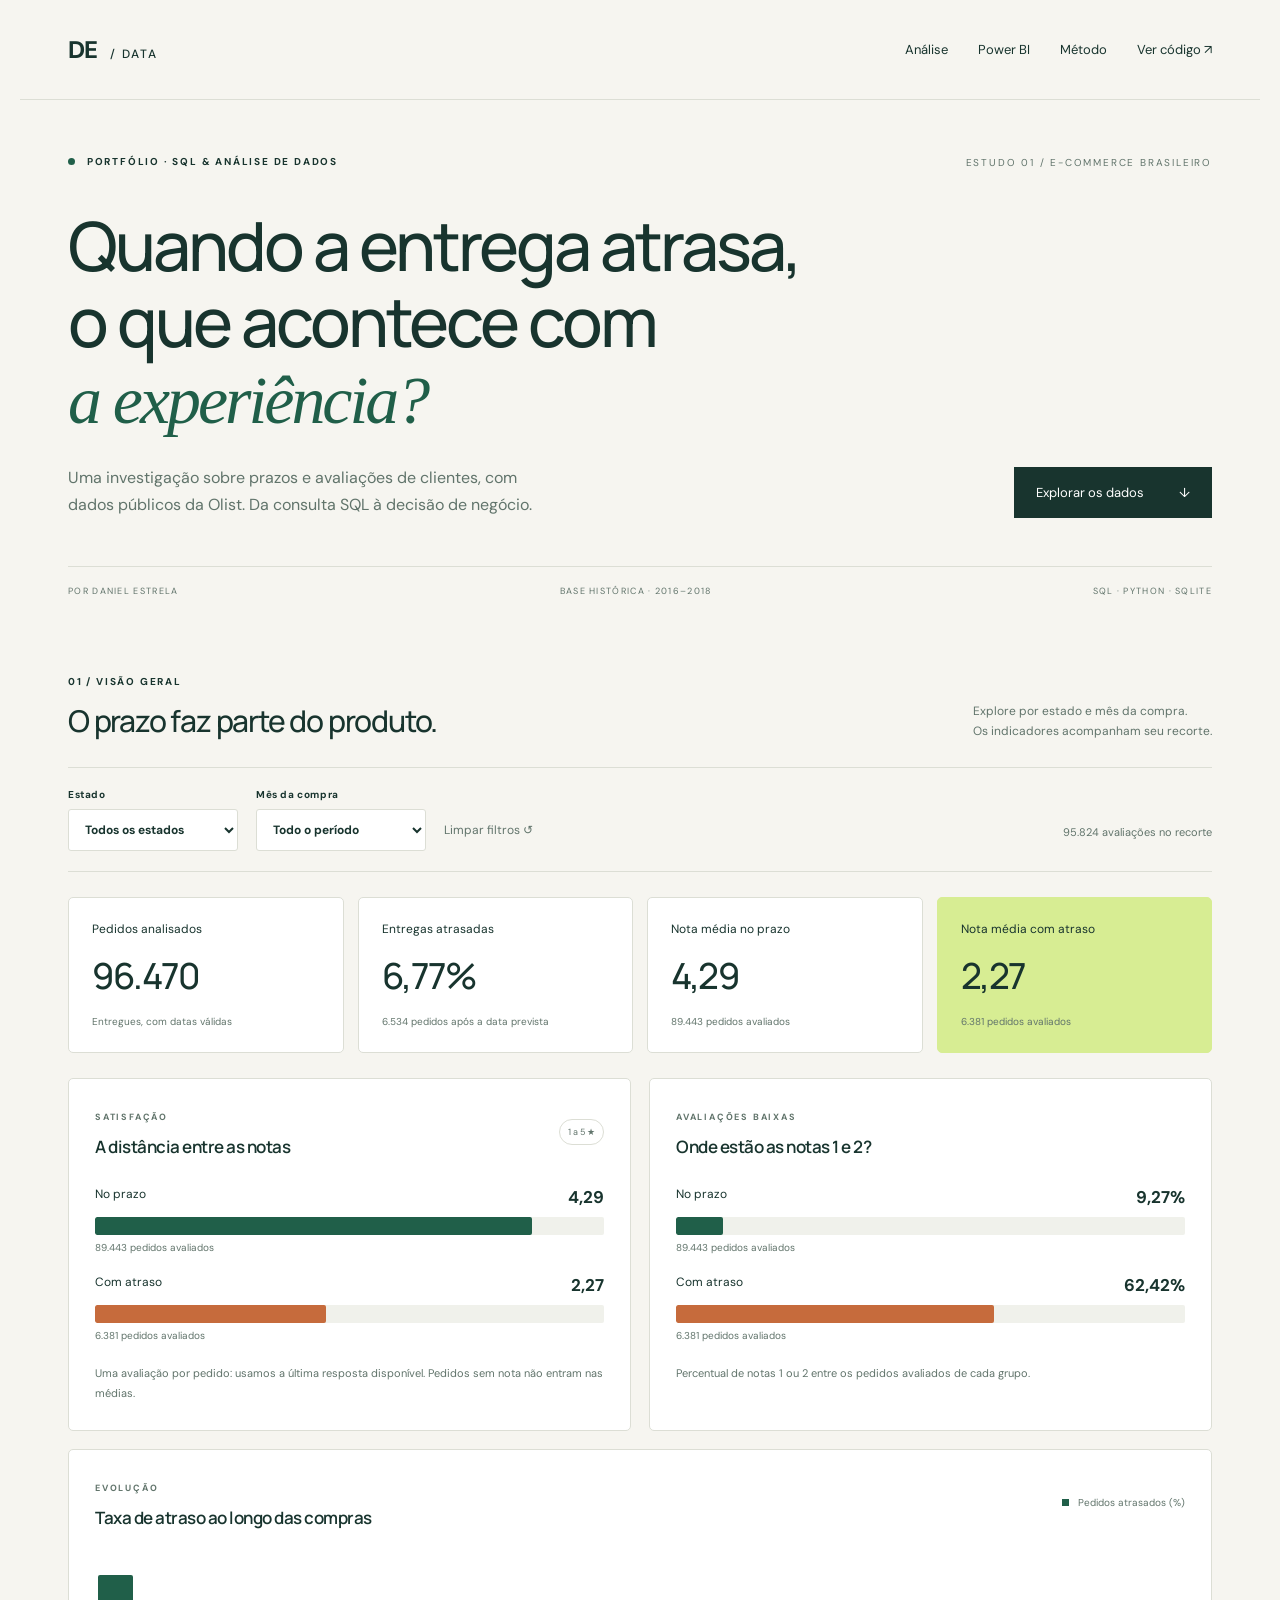
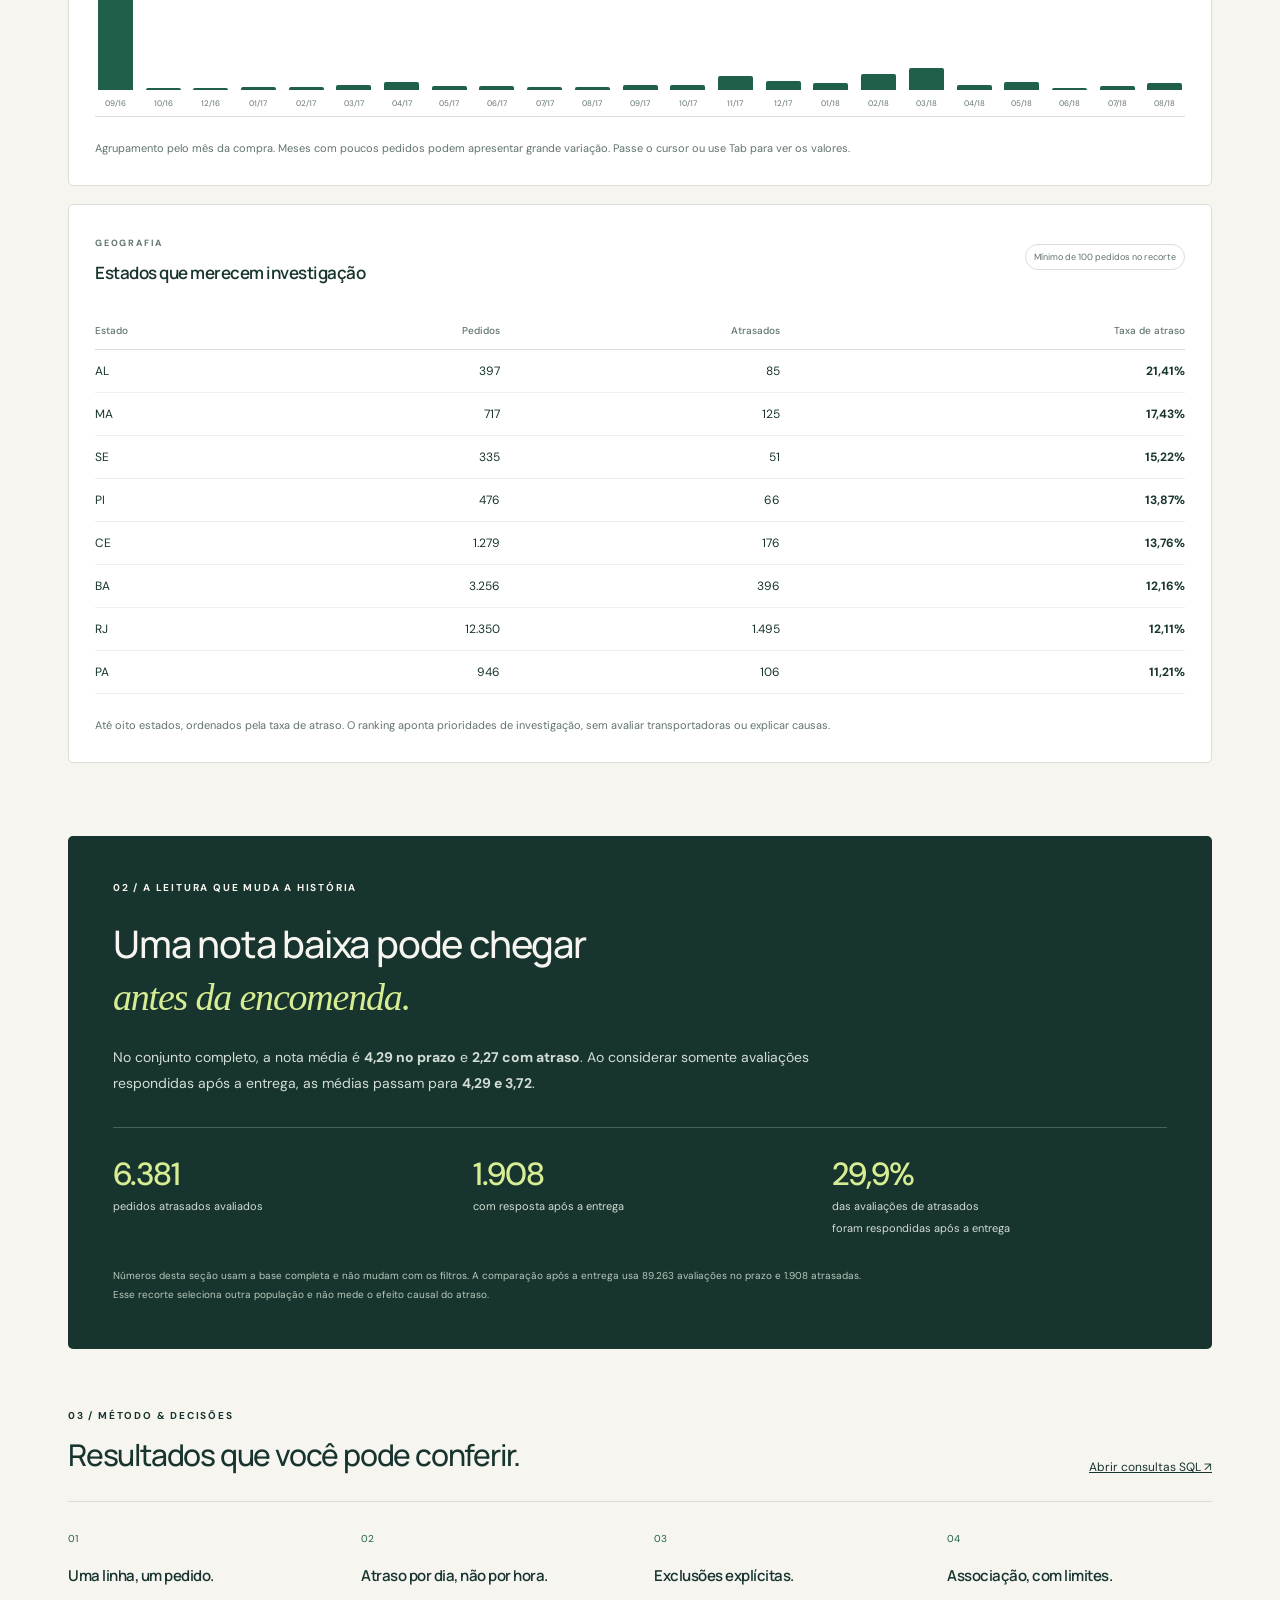
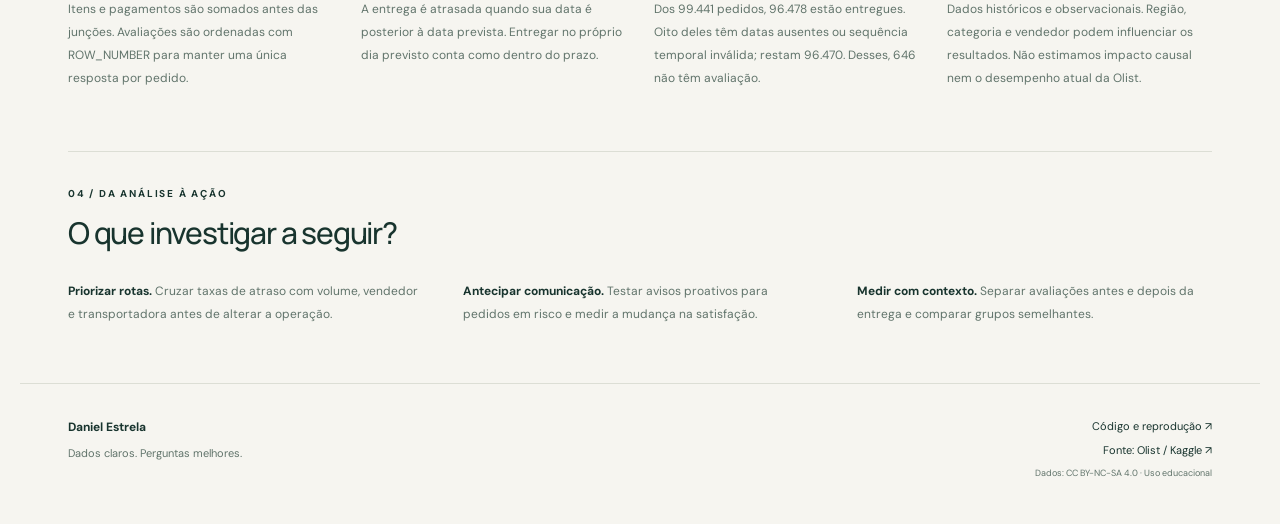
<file: docs/index.html>
<!doctype html>
<html lang="pt-BR">
<head>
<meta charset="utf-8"><meta name="viewport" content="width=device-width, initial-scale=1">
<meta name="description" content="Portfólio de Daniel Estrela: análise SQL de atrasos nas entregas e avaliações dos clientes na base pública Olist.">
<title>Entrega & experiência · Daniel Estrela</title>
<link rel="stylesheet" href="style.css"><script defer src="app.js"></script>
</head>
<body>
<header><a class="brand" href="#">DE<span> / DATA</span></a><nav aria-label="Principal"><a href="#analise">Análise</a><a href="powerbi.html">Power BI</a><a href="#metodo">Método</a><a href="https://github.com/danielestrela-dev/ecommerce-sql-olist">Ver código ↗</a></nav></header>
<main>
<section class="hero"><div class="eyebrow"><span class="dot"></span> PORTFÓLIO · SQL & ANÁLISE DE DADOS</div><p class="edition">ESTUDO 01 / E-COMMERCE BRASILEIRO</p><h1>Quando a entrega atrasa,<br>o que acontece com<br><em>a experiência?</em></h1><div class="intro"><p>Uma investigação sobre prazos e avaliações de clientes, com dados públicos da Olist. Da consulta SQL à decisão de negócio.</p><a class="button" href="#analise">Explorar os dados <span>↓</span></a></div><div class="hero-footer"><span>POR DANIEL ESTRELA</span><span>BASE HISTÓRICA · 2016–2018</span><span>SQL · PYTHON · SQLITE</span></div></section>
<section id="analise" class="analysis"><div class="section-heading"><div><div class="eyebrow">01 / VISÃO GERAL</div><h2>O prazo faz parte do produto.</h2></div><p>Explore por estado e mês da compra.<br>Os indicadores acompanham seu recorte.</p></div>
<div class="filters"><label>Estado<select id="state"><option value="">Todos os estados</option></select></label><label>Mês da compra<select id="month"><option value="">Todo o período</option></select></label><button id="reset" type="button">Limpar filtros ↺</button><span id="scope">Carregando dados…</span></div>
<p id="error" role="alert" hidden>Não foi possível carregar os dados. Atualize a página ou consulte os resultados no repositório.</p>
<div class="metrics" aria-live="polite"><article><span>Pedidos analisados</span><strong id="orders">—</strong><small>Entregues, com datas válidas</small></article><article><span>Entregas atrasadas</span><strong id="late">—</strong><small id="late-detail">Após a data prevista</small></article><article><span>Nota média no prazo</span><strong id="on-score">—</strong><small id="on-detail">Escala de 1 a 5</small></article><article class="accent"><span>Nota média com atraso</span><strong id="late-score">—</strong><small id="review-detail">Escala de 1 a 5</small></article></div>
<div class="charts"><article class="panel"><div class="panel-title"><div><span class="eyebrow">SATISFAÇÃO</span><h3>A distância entre as notas</h3></div><span class="pill">1 a 5 ★</span></div><div id="score-chart" class="score-chart" aria-live="polite"></div><p class="caption">Uma avaliação por pedido: usamos a última resposta disponível. Pedidos sem nota não entram nas médias.</p></article><article class="panel"><div class="panel-title"><div><span class="eyebrow">AVALIAÇÕES BAIXAS</span><h3>Onde estão as notas 1 e 2?</h3></div></div><div id="low-chart" class="score-chart" aria-live="polite"></div><p class="caption">Percentual de notas 1 ou 2 entre os pedidos avaliados de cada grupo.</p></article></div>
<article class="panel trend"><div class="panel-title"><div><span class="eyebrow">EVOLUÇÃO</span><h3>Taxa de atraso ao longo das compras</h3></div><span class="legend"><i></i> Pedidos atrasados (%)</span></div><div id="trend" class="trend-bars"></div><p class="caption">Agrupamento pelo mês da compra. Meses com poucos pedidos podem apresentar grande variação. Passe o cursor ou use Tab para ver os valores.</p></article>
<article class="panel"><div class="panel-title"><div><span class="eyebrow">GEOGRAFIA</span><h3>Estados que merecem investigação</h3></div><span class="pill">Mínimo de 100 pedidos no recorte</span></div><div class="table-wrap"><table><thead><tr><th>Estado</th><th>Pedidos</th><th>Atrasados</th><th>Taxa de atraso</th></tr></thead><tbody id="states-table"></tbody></table></div><p class="caption">Até oito estados, ordenados pela taxa de atraso. O ranking aponta prioridades de investigação, sem avaliar transportadoras ou explicar causas.</p></article>
</section>
<section class="finding"><div class="eyebrow">02 / A LEITURA QUE MUDA A HISTÓRIA</div><h2>Uma nota baixa pode chegar<br><em>antes da encomenda.</em></h2><p>No conjunto completo, a nota média é <b>4,29 no prazo</b> e <b>2,27 com atraso</b>. Ao considerar somente avaliações respondidas após a entrega, as médias passam para <b>4,29 e 3,72</b>.</p><div class="finding-grid"><div><strong>6.381</strong><span>pedidos atrasados avaliados</span></div><div><strong>1.908</strong><span>com resposta após a entrega</span></div><div><strong>29,9%</strong><span>das avaliações de atrasados<br>foram respondidas após a entrega</span></div></div><p class="caption">Números desta seção usam a base completa e não mudam com os filtros. A comparação após a entrega usa 89.263 avaliações no prazo e 1.908 atrasadas. Esse recorte seleciona outra população e não mede o efeito causal do atraso.</p></section>
<section class="method" id="metodo"><div class="section-heading"><div><div class="eyebrow">03 / MÉTODO & DECISÕES</div><h2>Resultados que você pode conferir.</h2></div><a class="text-link" href="https://github.com/danielestrela-dev/ecommerce-sql-olist/tree/main/sql">Abrir consultas SQL ↗</a></div><div class="method-grid"><article><span>01</span><h3>Uma linha, um pedido.</h3><p>Itens e pagamentos são somados antes das junções. Avaliações são ordenadas com ROW_NUMBER para manter uma única resposta por pedido.</p></article><article><span>02</span><h3>Atraso por dia, não por hora.</h3><p>A entrega é atrasada quando sua data é posterior à data prevista. Entregar no próprio dia previsto conta como dentro do prazo.</p></article><article><span>03</span><h3>Exclusões explícitas.</h3><p>Dos 99.441 pedidos, 96.478 estão entregues. Oito deles têm datas ausentes ou sequência temporal inválida; restam 96.470. Desses, 646 não têm avaliação.</p></article><article><span>04</span><h3>Associação, com limites.</h3><p>Dados históricos e observacionais. Região, categoria e vendedor podem influenciar os resultados. Não estimamos impacto causal nem o desempenho atual da Olist.</p></article></div></section>
<section class="next"><div class="eyebrow">04 / DA ANÁLISE À AÇÃO</div><h2>O que investigar a seguir?</h2><div class="next-grid"><p><b>Priorizar rotas.</b> Cruzar taxas de atraso com volume, vendedor e transportadora antes de alterar a operação.</p><p><b>Antecipar comunicação.</b> Testar avisos proativos para pedidos em risco e medir a mudança na satisfação.</p><p><b>Medir com contexto.</b> Separar avaliações antes e depois da entrega e comparar grupos semelhantes.</p></div></section>
</main>
<footer><div><b>Daniel Estrela</b><p>Dados claros. Perguntas melhores.</p></div><div><a href="https://github.com/danielestrela-dev/ecommerce-sql-olist">Código e reprodução ↗</a><a href="https://www.kaggle.com/datasets/olistbr/brazilian-ecommerce">Fonte: Olist / Kaggle ↗</a><span>Dados: CC BY-NC-SA 4.0 · Uso educacional</span></div></footer>
<noscript><p>Ative JavaScript para explorar os filtros. As conclusões e o método continuam disponíveis nesta página.</p></noscript>
</body></html>
</file>
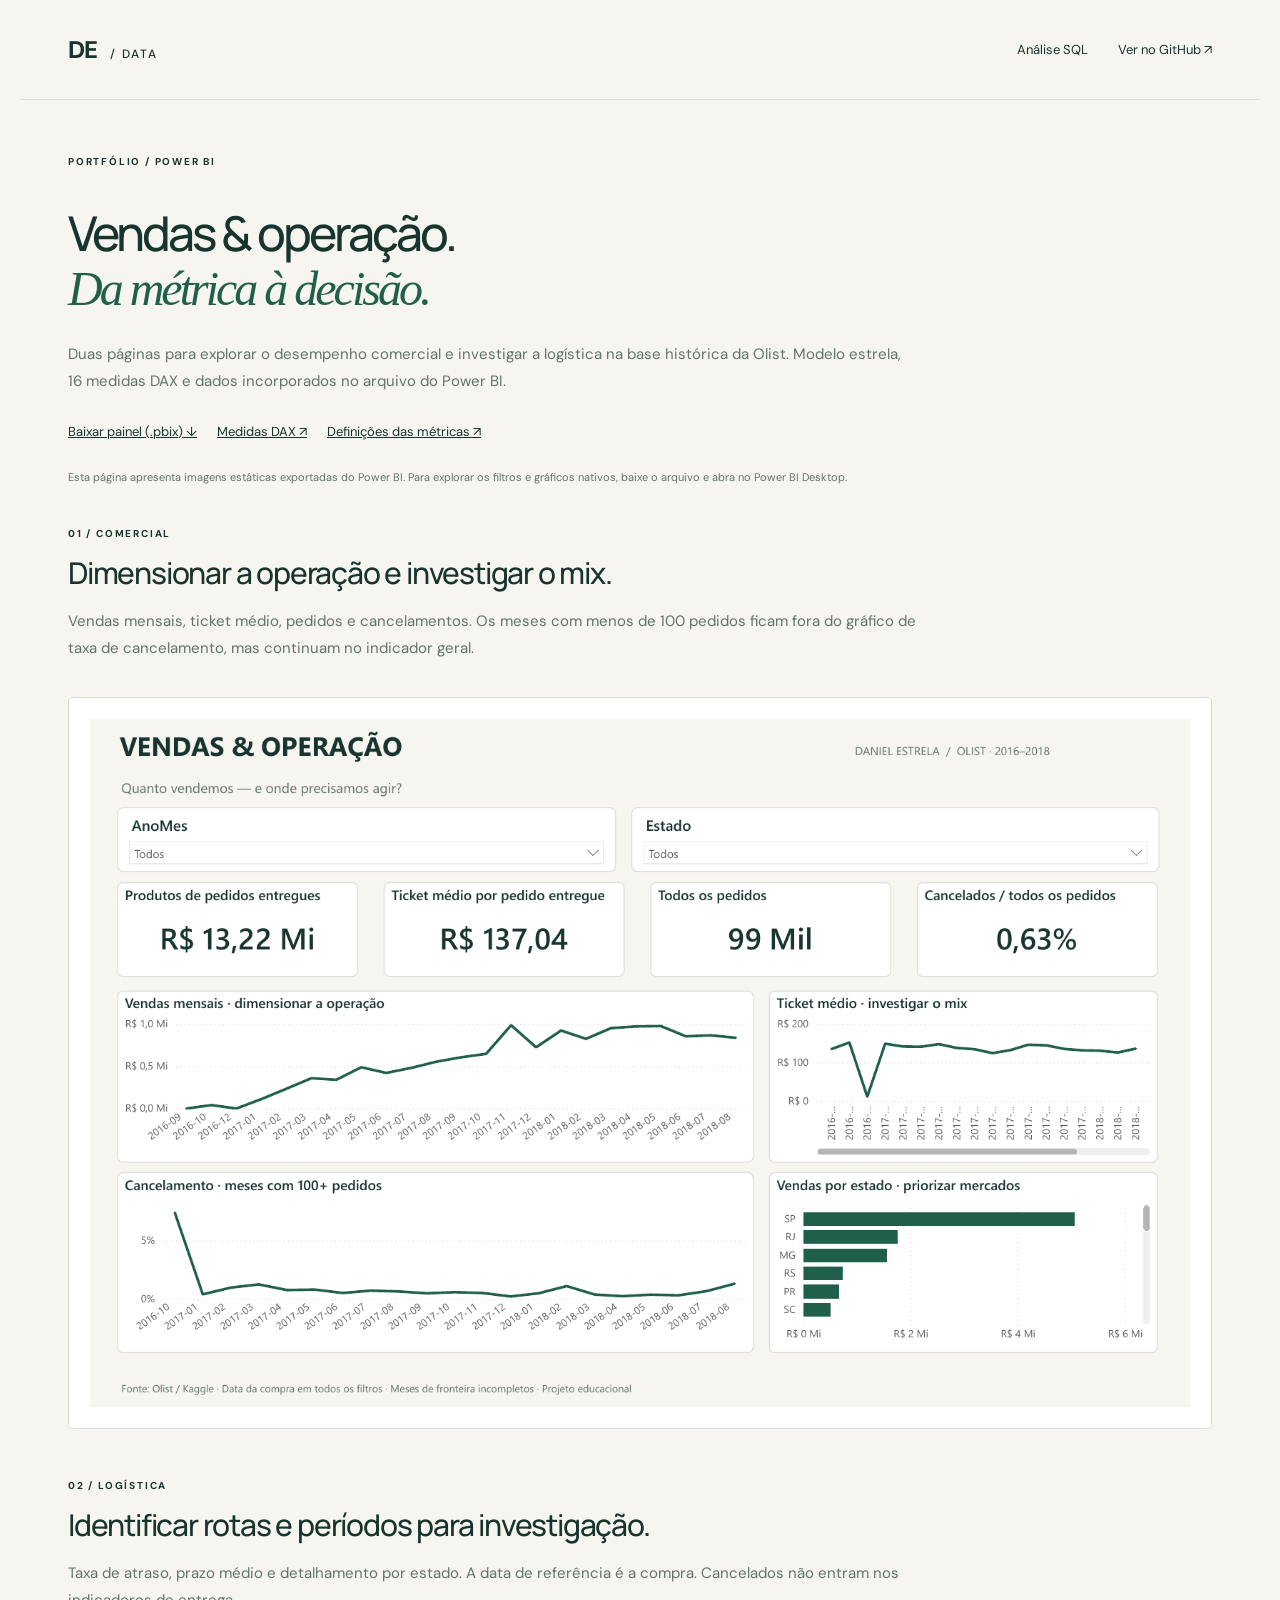
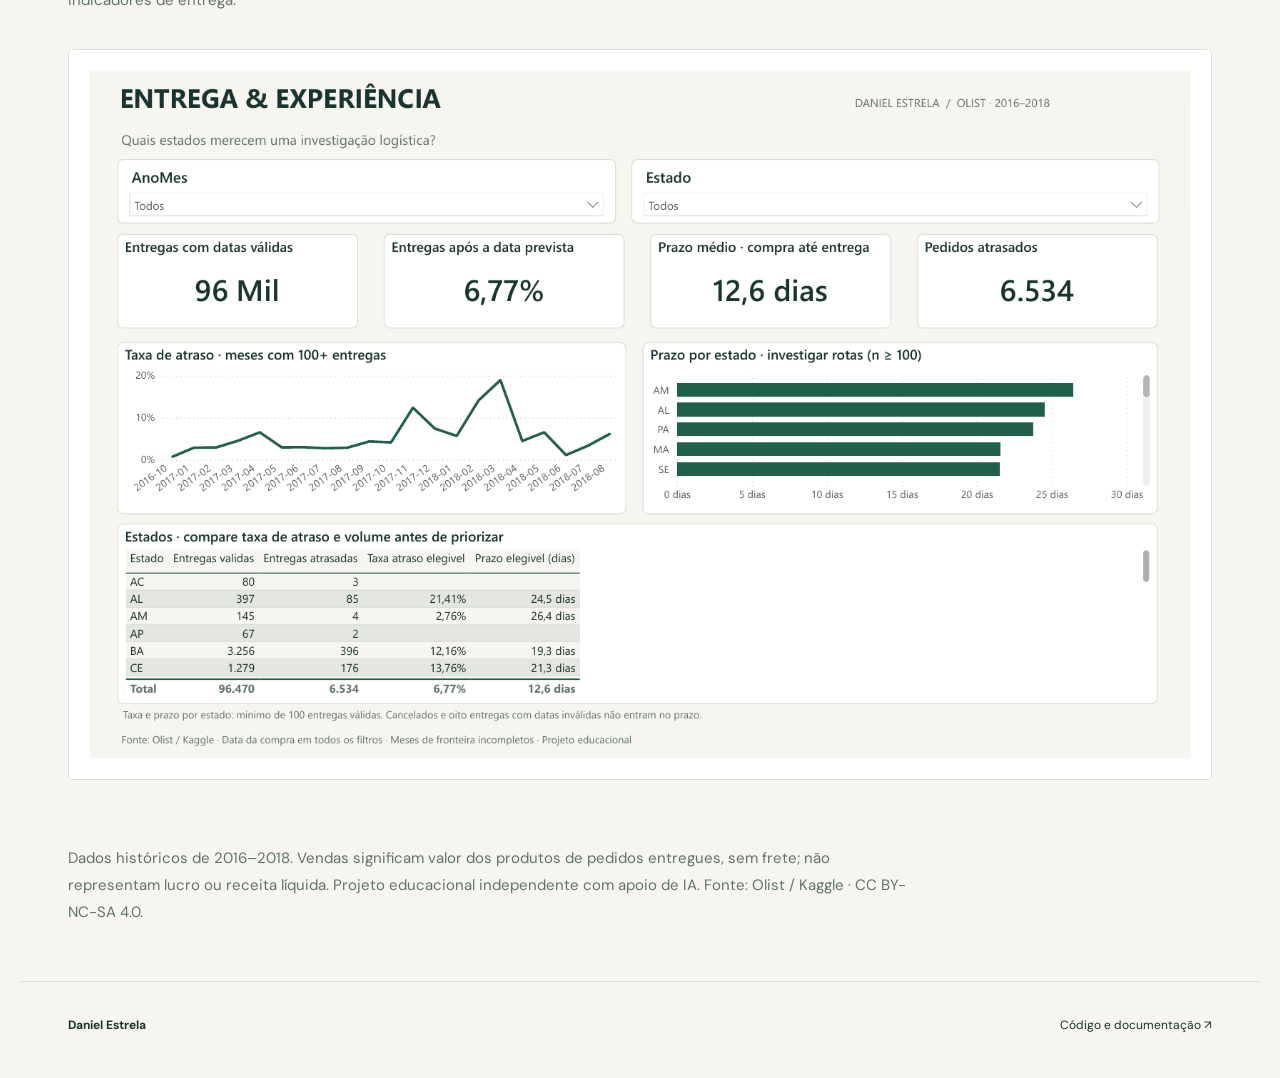
<file: docs/powerbi.html>
<!doctype html><html lang="pt-BR"><head><meta charset="utf-8"><meta name="viewport" content="width=device-width,initial-scale=1"><title>Dashboard Power BI · Daniel Estrela</title><link rel="stylesheet" href="style.css"><style>.preview{width:100%;height:auto;border:1px solid var(--line);border-radius:5px;margin:20px 0 45px}.downloads{display:flex;gap:20px;flex-wrap:wrap;margin:28px 0}.downloads a{font-size:13px;text-decoration:underline}.note{line-height:1.8;color:var(--muted);max-width:850px}.gallery{padding:40px 0}h1{font-size:48px}</style></head><body><header><a class="brand" href="index.html">DE<span> / DATA</span></a><nav><a href="index.html">Análise SQL</a><a href="https://github.com/danielestrela-dev/ecommerce-sql-olist/tree/main/powerbi">Ver no GitHub ↗</a></nav></header><main><section class="hero"><div class="eyebrow">PORTFÓLIO / POWER BI</div><h1>Vendas & operação.<br><em>Da métrica à decisão.</em></h1><p class="note">Duas páginas para explorar o desempenho comercial e investigar a logística na base histórica da Olist. Modelo estrela, 16 medidas DAX e dados incorporados no arquivo do Power BI.</p><div class="downloads"><a href="https://github.com/danielestrela-dev/ecommerce-sql-olist/raw/refs/heads/main/powerbi/Olist-Dashboard-v1.pbix">Baixar painel (.pbix) ↓</a><a href="https://github.com/danielestrela-dev/ecommerce-sql-olist/blob/main/powerbi/medidas.dax">Medidas DAX ↗</a><a href="https://github.com/danielestrela-dev/ecommerce-sql-olist/blob/main/powerbi/METRICAS.md">Definições das métricas ↗</a></div><p class="caption">Esta página apresenta imagens estáticas exportadas do Power BI. Para explorar os filtros e gráficos nativos, baixe o arquivo e abra no Power BI Desktop.</p></section><section class="gallery"><div class="eyebrow">01 / COMERCIAL</div><h2>Dimensionar a operação e investigar o mix.</h2><p class="note">Vendas mensais, ticket médio, pedidos e cancelamentos. Os meses com menos de 100 pedidos ficam fora do gráfico de taxa de cancelamento, mas continuam no indicador geral.</p><img class="preview" src="powerbi-images/01-comercial.png" alt="Página comercial do Power BI com indicadores de vendas, ticket médio, pedidos e cancelamentos"><div class="eyebrow">02 / LOGÍSTICA</div><h2>Identificar rotas e períodos para investigação.</h2><p class="note">Taxa de atraso, prazo médio e detalhamento por estado. A data de referência é a compra. Cancelados não entram nos indicadores de entrega.</p><img class="preview" src="powerbi-images/02-logistica.png" alt="Página logística do Power BI com indicadores de entregas, atrasos e prazo e tabela por estado"><p class="note">Dados históricos de 2016–2018. Vendas significam valor dos produtos de pedidos entregues, sem frete; não representam lucro ou receita líquida. Projeto educacional independente com apoio de IA. Fonte: Olist / Kaggle · CC BY-NC-SA 4.0.</p></section></main><footer><b>Daniel Estrela</b><a href="https://github.com/danielestrela-dev/ecommerce-sql-olist">Código e documentação ↗</a></footer></body></html>
</file>
<file: docs/style.css>
@import url('https://fonts.googleapis.com/css2?family=DM+Sans:wght@400;500;600;700&family=Manrope:wght@400;500;600;700;800&display=swap');
:root{--bg:#f6f5f0;--ink:#18342e;--muted:#61746b;--green:#205f49;--lime:#d7ed93;--line:#dcded5;--orange:#c66b3c}*{box-sizing:border-box}html{scroll-behavior:smooth;scroll-padding-top:24px}body{margin:0;background:var(--bg);color:var(--ink);font:15px 'DM Sans',Arial,sans-serif}a{color:inherit;text-decoration:none}a:hover{text-decoration:underline}button,select{font:inherit}button,a,select{touch-action:manipulation}a:focus-visible,button:focus-visible,select:focus-visible,[tabindex]:focus-visible{outline:3px solid #bb6333;outline-offset:5px}header,main,footer{max-width:1240px;margin:auto}header{height:100px;display:flex;align-items:center;justify-content:space-between;padding:0 48px;border-bottom:1px solid var(--line)}.brand{font-weight:800;font-size:24px;letter-spacing:-1px}.brand span{font-size:12px;letter-spacing:2px;font-weight:500;margin-left:8px}nav{display:flex;gap:30px;font-size:13px}main{padding:0 48px}.hero{padding:55px 0 0}.eyebrow{font-size:10px;letter-spacing:1.8px;font-weight:700}.dot{display:inline-block;background:var(--green);width:7px;height:7px;border-radius:50%;margin-right:8px}.edition{font-size:10px;letter-spacing:1.8px;text-align:right;color:var(--muted);margin-top:-12px}h1,h2,h3{font-family:Manrope,Arial,sans-serif}h1{font-size:clamp(40px,5.3vw,68px);letter-spacing:-3px;line-height:1.12;font-weight:500;margin:38px 0 25px}em{font-family:Georgia,serif;font-weight:400;color:var(--green)}.intro{display:flex;justify-content:space-between;align-items:end;gap:24px}.intro p{max-width:470px;font-size:16px;line-height:1.7;color:var(--muted);margin:0}.button{background:var(--ink);color:white;padding:17px 22px;font-size:13px;min-width:195px;display:flex;justify-content:space-between;gap:35px}.hero-footer{display:flex;justify-content:space-between;border-top:1px solid var(--line);margin-top:48px;padding:18px 0;font-size:9px;letter-spacing:1.3px;color:var(--muted)}.analysis{padding:60px 0 50px}.section-heading{display:flex;justify-content:space-between;align-items:end;gap:24px;margin-bottom:26px}h2{font-size:30px;letter-spacing:-1.2px;font-weight:500;margin:12px 0 0}.section-heading p{font-size:12px;color:var(--muted);line-height:1.7;margin:0}.filters{display:flex;gap:18px;align-items:end;padding:20px 0;border-top:1px solid var(--line);border-bottom:1px solid var(--line);margin-bottom:22px}.filters label{display:flex;flex-direction:column;gap:8px;font-size:10px;font-weight:700;letter-spacing:.6px}.filters select{border:1px solid var(--line);background:white;padding:11px 35px 11px 12px;color:var(--ink);font-size:12px;border-radius:3px;min-width:170px}.filters button{background:transparent;border:0;color:var(--muted);font-size:12px;padding:13px 0;cursor:pointer}.filters>span{margin-left:auto;color:var(--muted);font-size:11px;padding-bottom:12px}.metrics{display:grid;grid-template-columns:repeat(4,1fr);gap:14px;margin:25px 0}.metrics article{padding:23px;background:#fff;border:1px solid var(--line);border-radius:5px;display:flex;flex-direction:column;gap:14px}.metrics span{font-size:12px}.metrics strong{font-family:Manrope,sans-serif;font-size:36px;font-weight:500;letter-spacing:-1.5px}.metrics small{color:var(--muted);font-size:10px;line-height:1.5}.metrics .accent{background:var(--lime);border-color:var(--lime)}.charts{display:grid;grid-template-columns:1fr 1fr;gap:18px}.panel{border:1px solid var(--line);background:#fff;padding:26px;border-radius:5px;margin-bottom:18px}.panel-title{display:flex;justify-content:space-between;gap:14px;align-items:center;margin-bottom:28px}.panel .eyebrow{font-size:9px;color:var(--muted)}h3{font-size:17px;font-weight:600;letter-spacing:-.5px;margin:10px 0 0}.pill{font-size:9px;color:var(--muted);border:1px solid var(--line);padding:6px 8px;border-radius:20px}.caption{font-size:11px;line-height:1.8;color:var(--muted);margin:22px 0 0}.score-row{margin:20px 0}.score-label{display:flex;justify-content:space-between;font-size:12px;margin-bottom:9px}.score-label b{font-size:17px}.track{height:18px;background:#f0f1eb;border-radius:2px;overflow:hidden}.bar{height:100%;background:var(--green);border-radius:2px;transition:width .3s}.bar.orange{background:var(--orange)}.score-row small{display:block;font-size:10px;color:var(--muted);margin-top:6px}.legend{font-size:10px;color:var(--muted)}.legend i{display:inline-block;width:7px;height:7px;background:var(--green);margin-right:6px}.trend-bars{height:160px;display:flex;gap:7px;align-items:end;border-bottom:1px solid var(--line);padding-top:12px}.trend-col{flex:1;height:100%;display:flex;flex-direction:column;justify-content:end;align-items:center;min-width:0}.trend-bar{width:100%;max-width:35px;min-height:2px;background:var(--green);border-radius:2px 2px 0 0}.trend-col:hover .trend-bar,.trend-col:focus .trend-bar{background:var(--orange)}.trend-col span{font-size:8px;color:var(--muted);margin:8px 0;white-space:nowrap}.table-wrap{overflow:auto}table{border-collapse:collapse;width:100%;font-size:12px}th{text-align:right;color:var(--muted);font-size:10px;font-weight:500;padding:12px 0;border-bottom:1px solid var(--line)}td{padding:13px 0;border-bottom:1px solid #edf0e9;text-align:right}td:first-child,th:first-child{text-align:left}td:last-child{font-weight:700}.finding{background:var(--ink);color:var(--bg);padding:45px;margin:5px 0 60px;border-radius:5px}.finding h2{font-size:38px;margin:23px 0}.finding em{color:var(--lime)}.finding>p{max-width:750px;line-height:1.9;color:#d2ddd6;font-size:14px}.finding-grid{display:grid;grid-template-columns:repeat(3,1fr);gap:25px;border-top:1px solid #496057;padding-top:25px;margin-top:30px}.finding-grid strong{display:block;font-size:32px;letter-spacing:-1px;font-weight:500;color:var(--lime)}.finding-grid span{font-size:11px;line-height:1.8;color:#d2ddd6}.finding .caption{font-size:10px;color:#b7c9bd;margin-top:28px}.method{padding-bottom:50px}.text-link{font-size:12px;text-decoration:underline}.method-grid{display:grid;grid-template-columns:repeat(4,1fr);gap:28px;border-top:1px solid var(--line);padding-top:25px}.method-grid article>span{font-size:10px;color:var(--green)}.method-grid h3{font-size:15px;margin-top:18px}.method-grid p,.next-grid p{font-size:12px;line-height:1.9;color:var(--muted)}.next{padding:35px 0 45px;border-top:1px solid var(--line)}.next-grid{display:grid;grid-template-columns:repeat(3,1fr);gap:40px;margin-top:15px}.next-grid b{color:var(--ink)}footer{padding:35px 48px 45px;border-top:1px solid var(--line);display:flex;justify-content:space-between;font-size:12px}footer p{font-size:11px;color:var(--muted)}footer>div:last-child{display:flex;flex-direction:column;gap:10px;text-align:right;font-size:11px}footer span{font-size:9px;color:var(--muted)}#error{color:#a33} @media(max-width:800px){header{padding:0 24px;height:80px}main{padding:0 24px}nav{gap:15px;font-size:11px}.edition{display:none}h1{letter-spacing:-2px}.intro{align-items:start;flex-direction:column}.hero-footer{gap:14px;flex-wrap:wrap}.section-heading{align-items:start;flex-direction:column}.metrics{grid-template-columns:repeat(2,1fr)}.filters{flex-wrap:wrap}.filters>span{margin-left:0}.charts{grid-template-columns:1fr}.method-grid{grid-template-columns:repeat(2,1fr)}.finding{padding:30px}.finding h2{font-size:30px}.finding-grid{gap:15px}.finding-grid strong{font-size:25px}.next-grid{gap:20px}footer{padding:30px 24px}.trend-bars{gap:4px}.trend-col span{font-size:7px}}@media(max-width:480px){nav a:first-child{display:none}.hero{padding-top:35px}h1{font-size:39px}.hero-footer{font-size:8px}.metrics article{padding:18px}.metrics strong{font-size:29px}.filters select{min-width:145px}.panel{padding:20px}.finding-grid{grid-template-columns:1fr}.finding-grid>div{display:flex;align-items:center;gap:16px}.finding-grid strong{min-width:90px}.next-grid{grid-template-columns:1fr;gap:0}.method-grid{gap:22px}.pill{max-width:130px;line-height:1.5}footer{gap:25px;flex-direction:column}footer>div:last-child{text-align:left}.trend-col span{writing-mode:vertical-rl;height:30px}.trend-bars{height:180px}.legend{max-width:100px;line-height:1.6}}@media(prefers-reduced-motion:reduce){html{scroll-behavior:auto}.bar{transition:none}}
</file>
